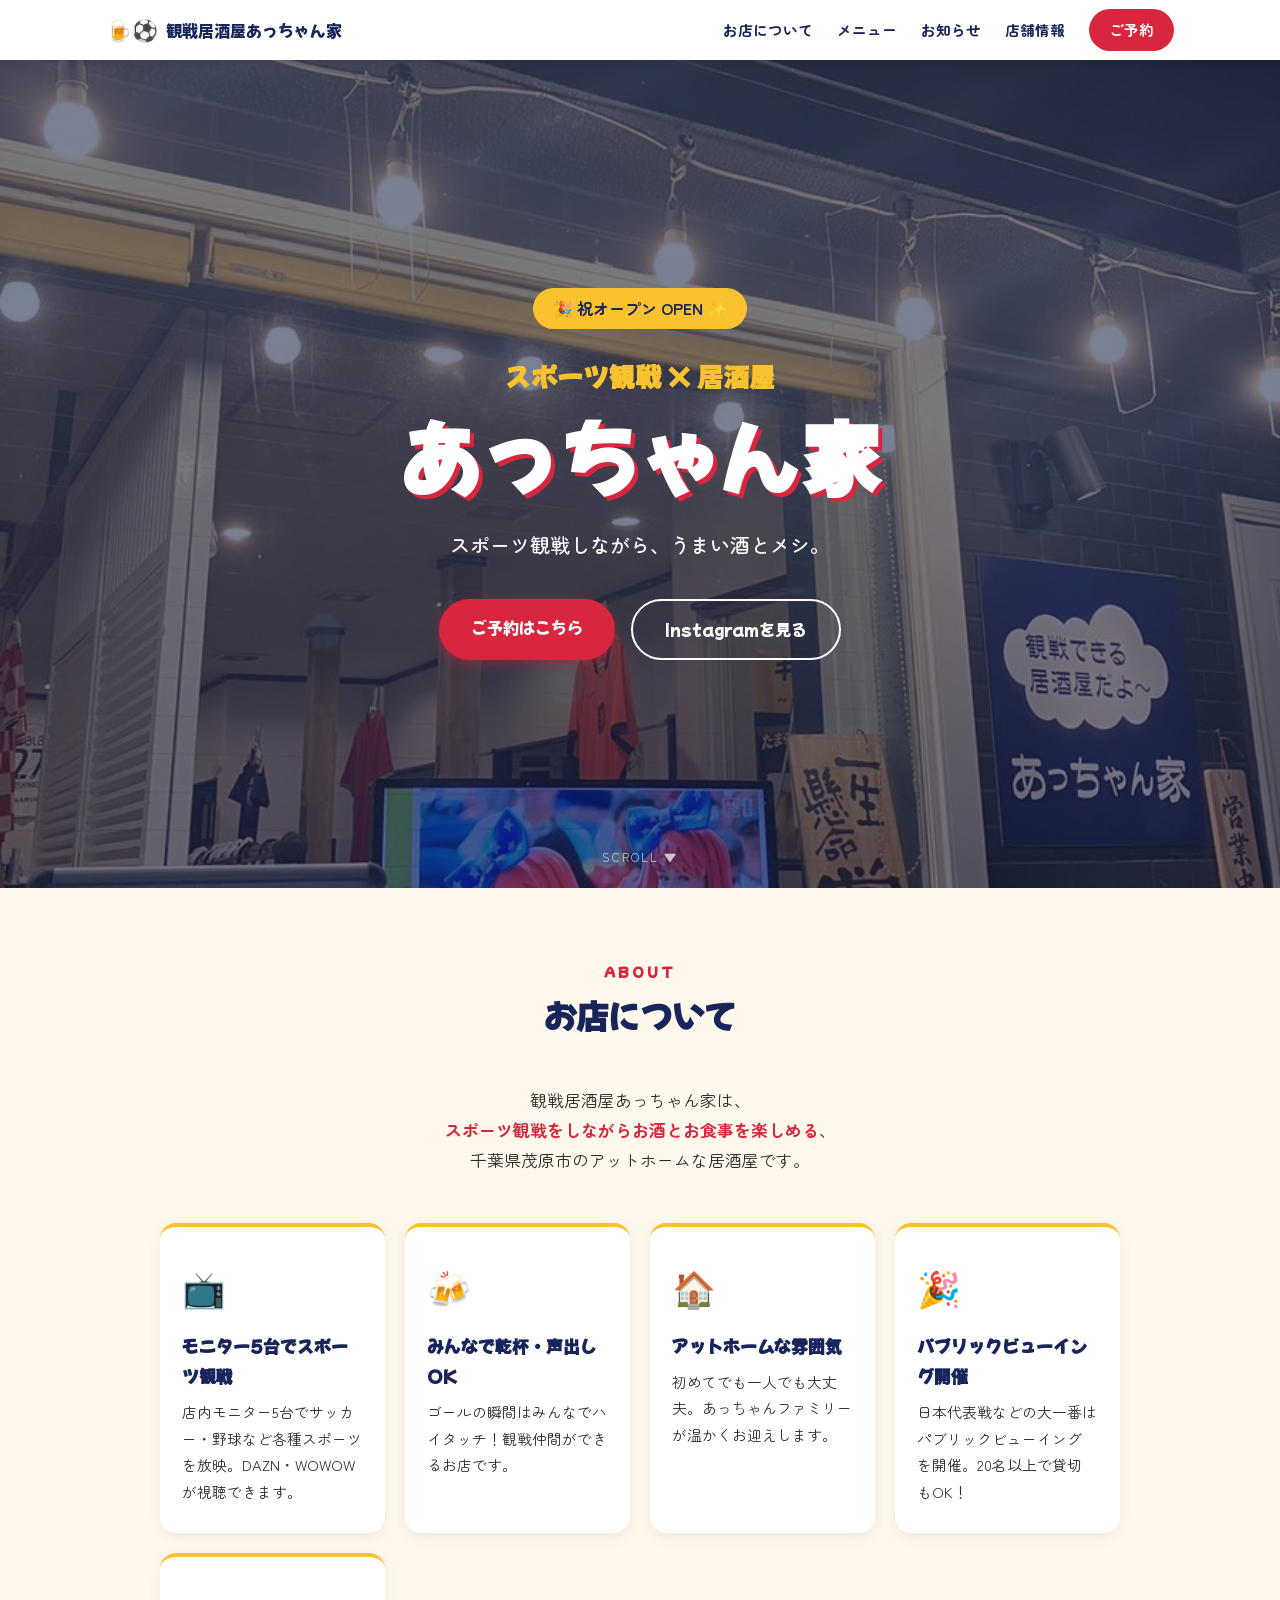
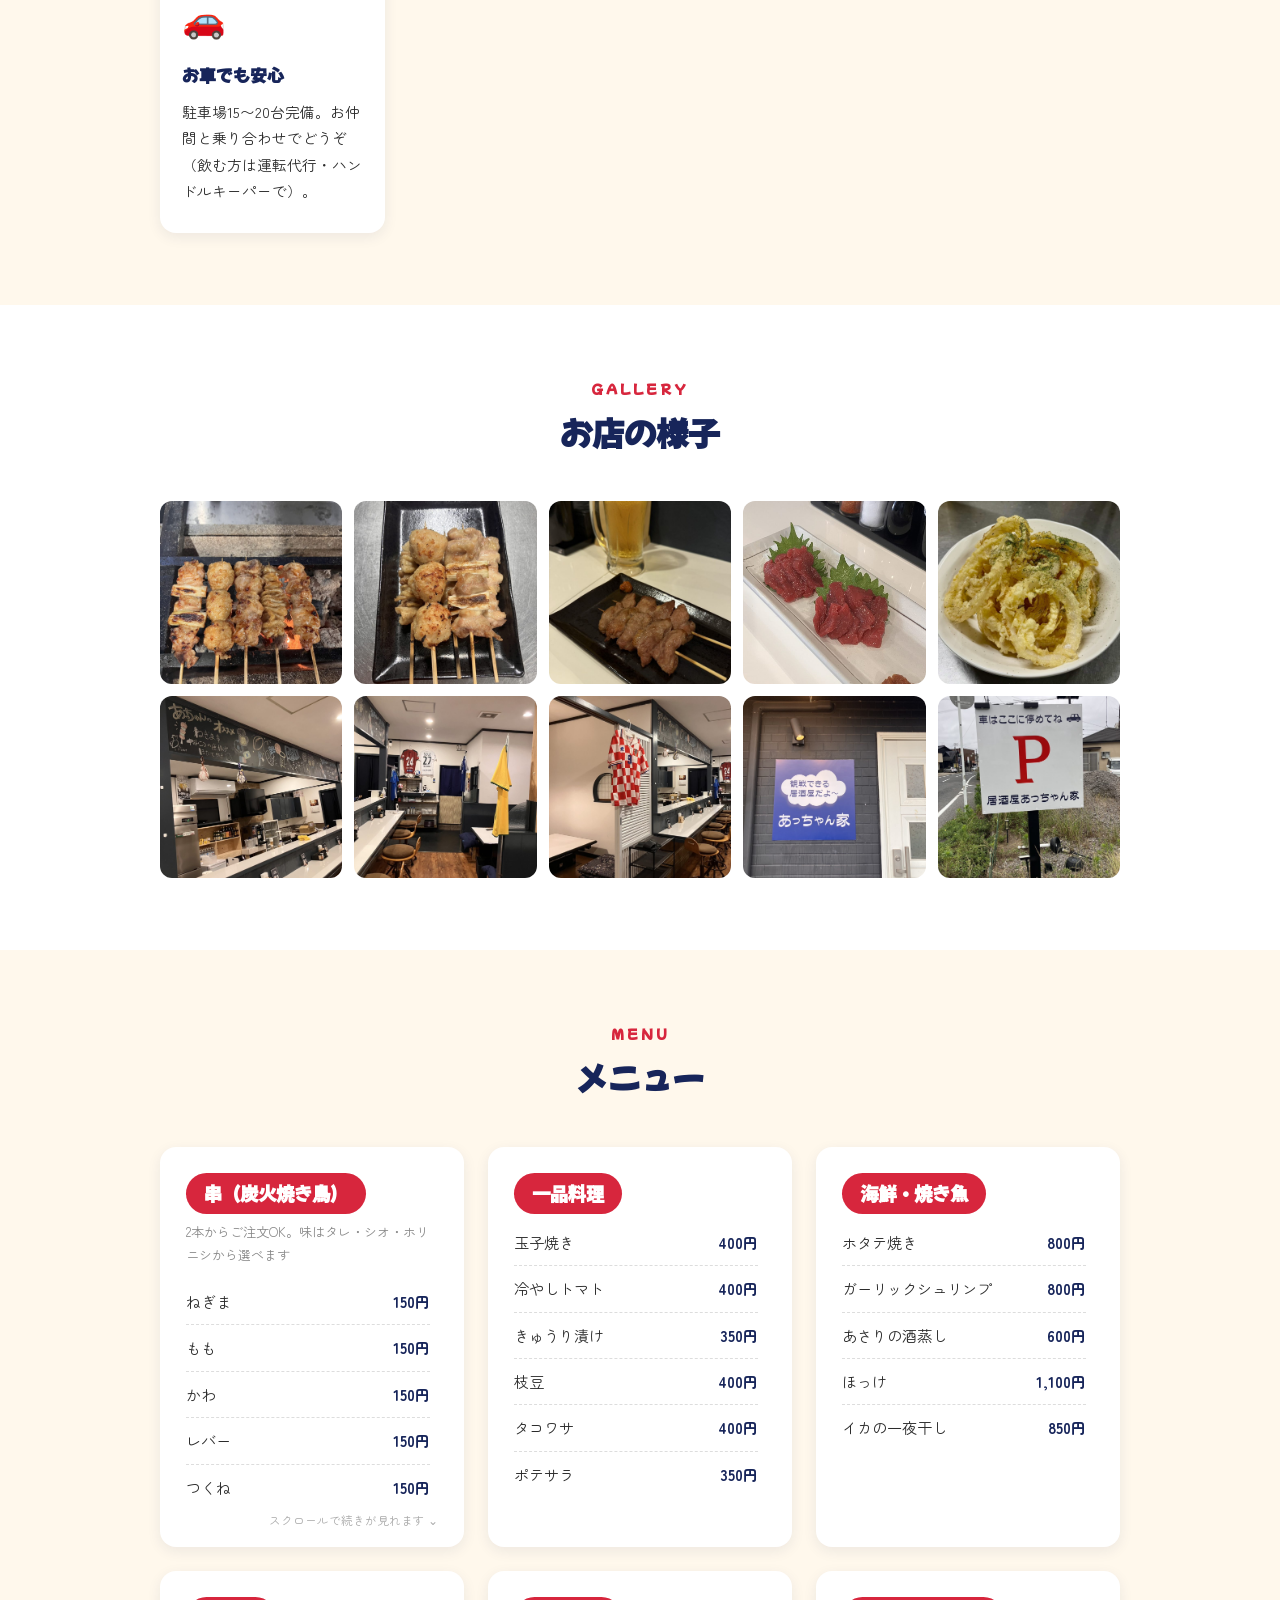
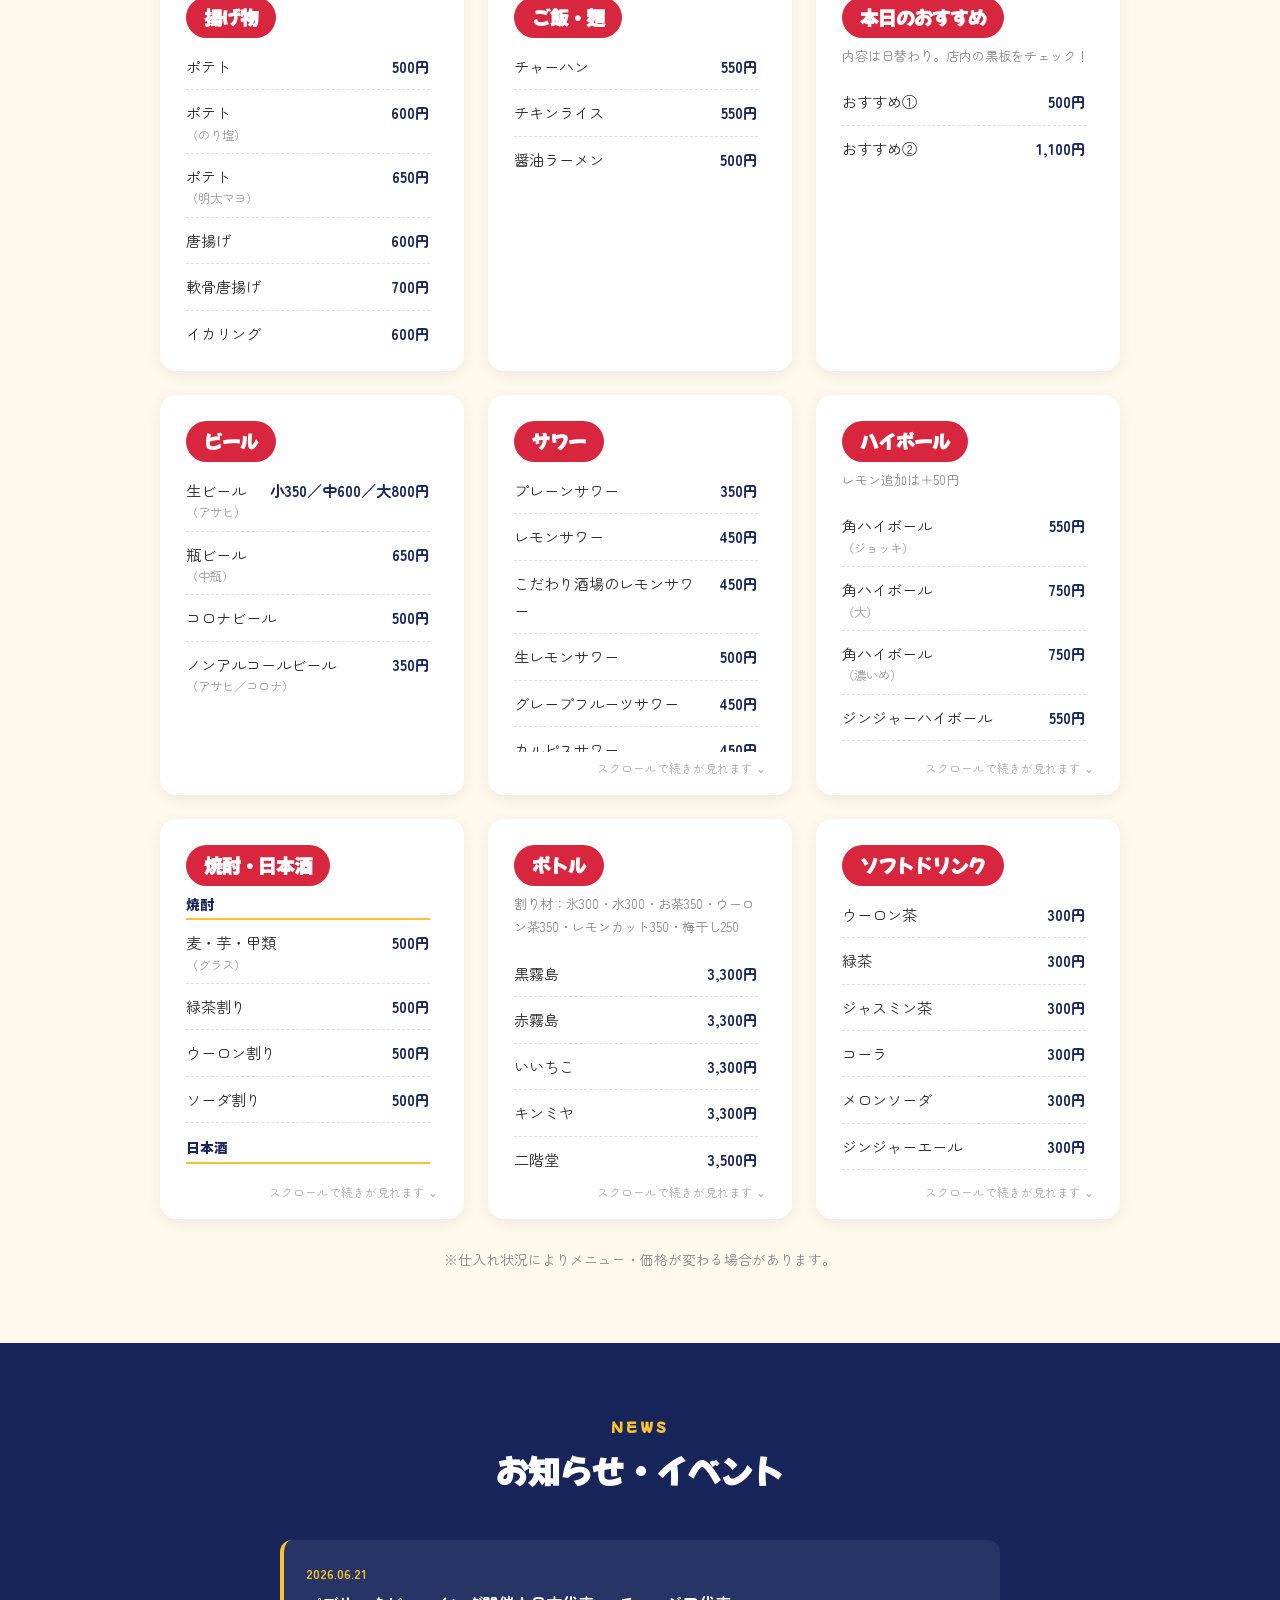
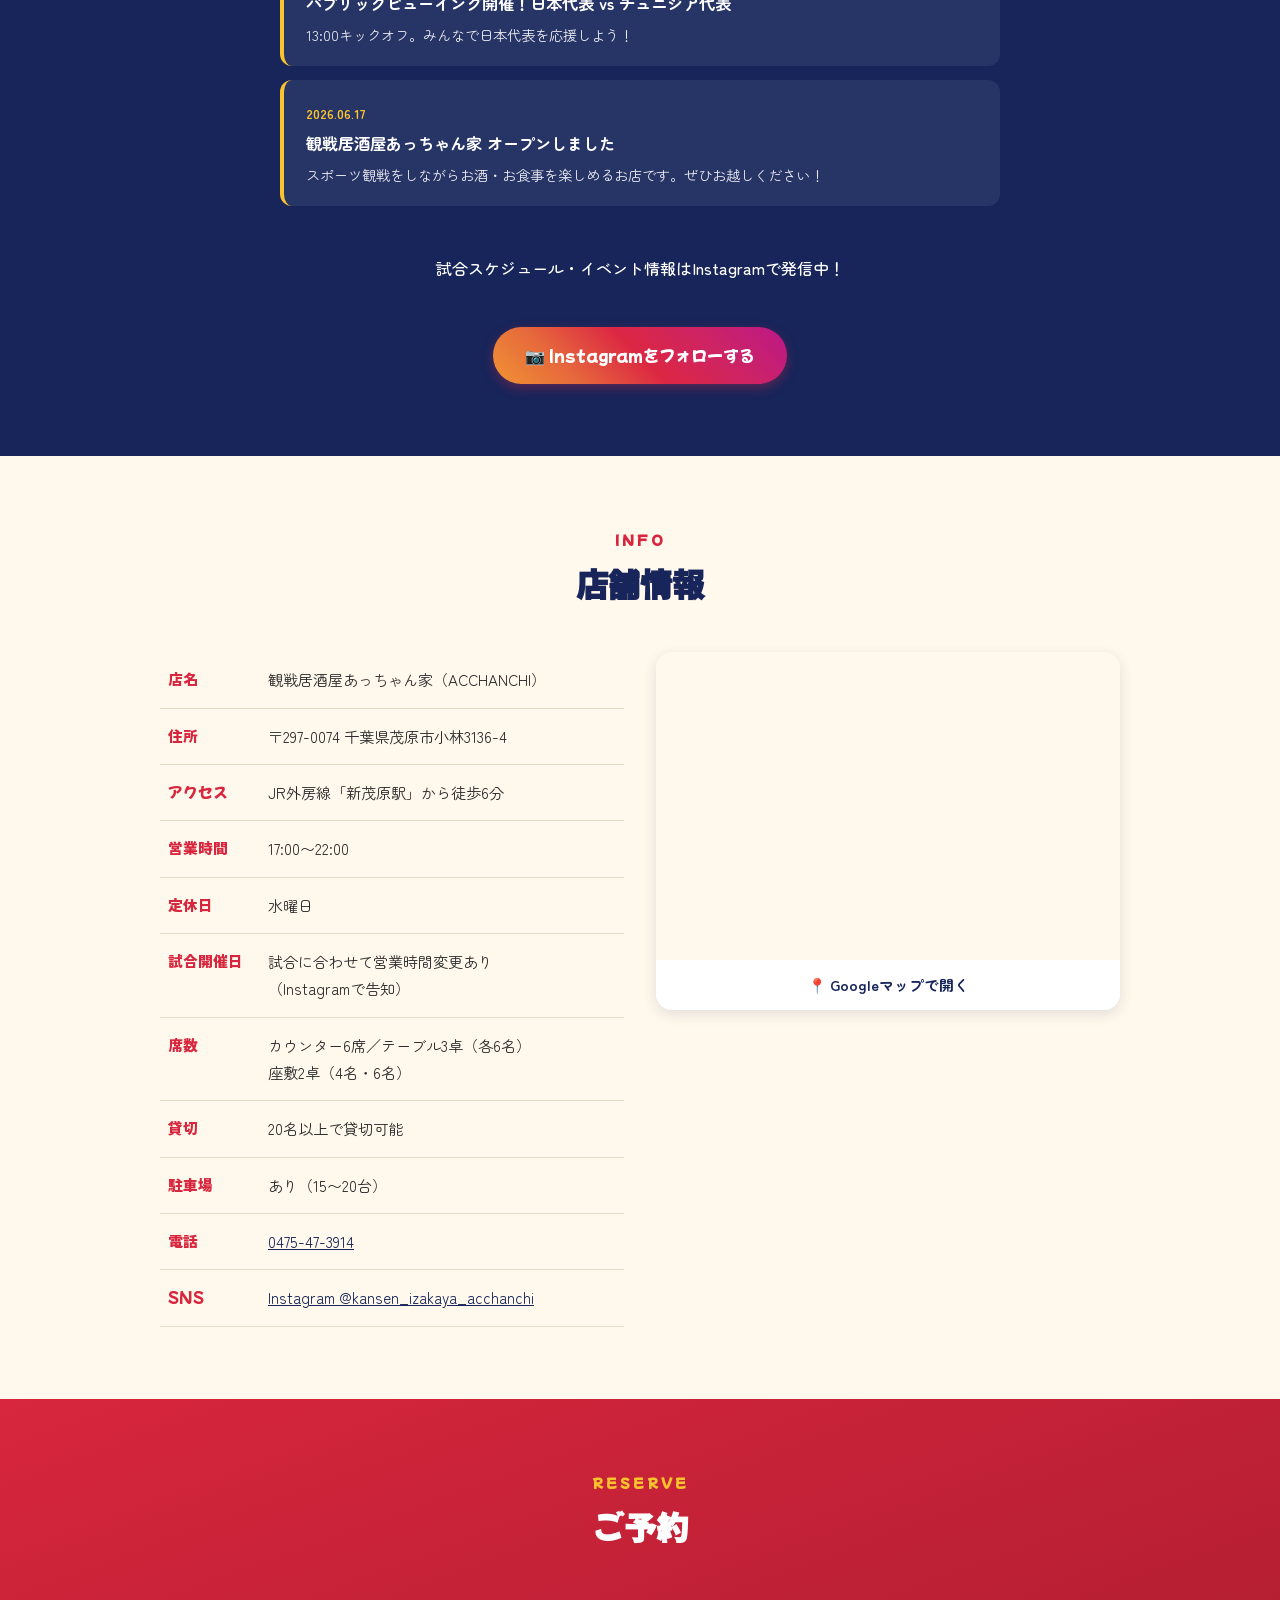
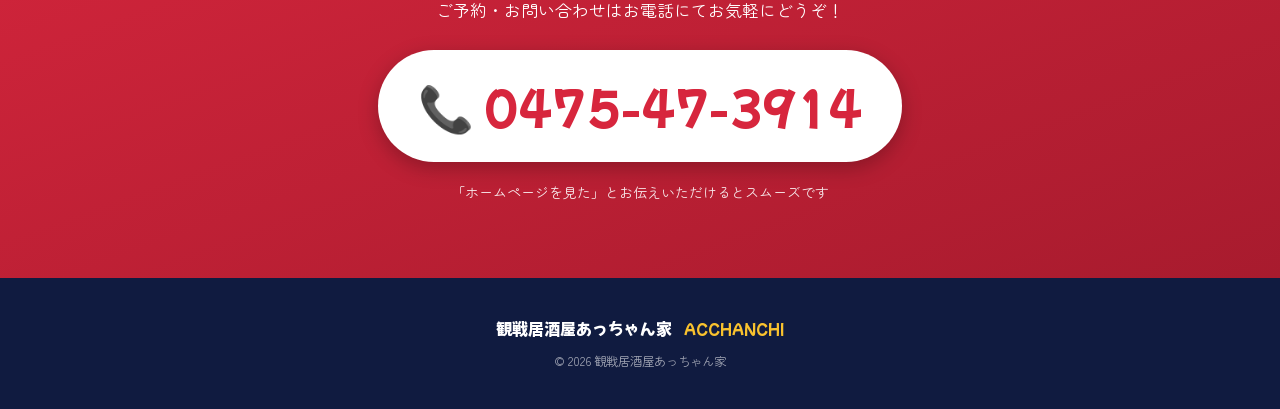
<file: index.html>
<!DOCTYPE html>
<html lang="ja">
<head>
  <meta charset="UTF-8">
  <meta name="viewport" content="width=device-width, initial-scale=1.0">
  <title>観戦居酒屋あっちゃん家｜千葉県茂原市のスポーツ観戦居酒屋</title>
  <meta name="description" content="千葉県茂原市・新茂原駅徒歩6分のスポーツ観戦居酒屋「あっちゃん家」。モニター5台（DAZN・WOWOW）でスポーツ観戦をしながら、炭火焼き鳥とお酒を楽しめるアットホームなお店。駐車場完備・20名以上で貸切OK・パブリックビューイングも開催！">
  <link rel="icon" type="image/svg+xml" href="images/favicon.svg">
  <link rel="canonical" href="https://acchanchi.com/">
  <!-- OGP（LINE・X等でURL共有時のカード表示）。ドメイン変更時はこことdata/site-data.jsのstructured.urlを差し替える -->
  <meta property="og:type" content="website">
  <meta property="og:title" content="観戦居酒屋あっちゃん家｜千葉県茂原市のスポーツ観戦居酒屋">
  <meta property="og:description" content="モニター5台でスポーツ観戦しながら炭火焼き鳥とお酒！新茂原駅徒歩6分・駐車場完備・貸切OK。">
  <meta property="og:url" content="https://acchanchi.com/">
  <meta property="og:image" content="https://acchanchi.com/images/og-image.jpg">
  <meta property="og:locale" content="ja_JP">
  <meta name="twitter:card" content="summary_large_image">
  <link rel="preconnect" href="https://fonts.googleapis.com">
  <link rel="preconnect" href="https://fonts.gstatic.com" crossorigin>
  <link href="https://fonts.googleapis.com/css2?family=Mochiy+Pop+One&family=Zen+Maru+Gothic:wght@400;500;700&display=swap" rel="stylesheet">
  <link rel="stylesheet" href="css/style.css">
</head>
<body>

  <!-- ヘッダー -->
  <header class="header">
    <div class="header-inner">
      <a href="#top" class="header-logo">
        <span class="logo-mark">🍺⚽</span>
        <span class="logo-text">観戦居酒屋あっちゃん家</span>
      </a>
      <nav class="nav" id="nav">
        <a href="#about">お店について</a>
        <a href="#menu">メニュー</a>
        <a href="#news">お知らせ</a>
        <a href="#info">店舗情報</a>
        <a href="#reserve" class="nav-reserve">ご予約</a>
      </nav>
      <button class="nav-toggle" id="navToggle" aria-label="メニューを開く">
        <span></span><span></span><span></span>
      </button>
    </div>
  </header>

  <!-- ヒーロー -->
  <section class="hero" id="top">
    <div class="hero-bg" id="heroBg"></div>
    <div class="hero-content">
      <p class="hero-badge">🎉 祝オープン OPEN ✨</p>
      <h1 class="hero-title">
        <span class="hero-title-sub">スポーツ観戦 × 居酒屋</span>
        <span class="hero-title-main">あっちゃん家</span>
      </h1>
      <p class="hero-catch" id="heroCatch">スポーツ観戦しながら、うまい酒とメシ。</p>
      <div class="hero-buttons">
        <a href="#reserve" class="btn btn-primary">ご予約はこちら</a>
        <a href="#" class="btn btn-outline" id="heroInsta" target="_blank" rel="noopener">Instagramを見る</a>
      </div>
    </div>
    <div class="hero-scroll">SCROLL ▼</div>
  </section>

  <!-- お店について -->
  <section class="section about" id="about">
    <div class="container">
      <h2 class="section-title"><span class="section-en">ABOUT</span>お店について</h2>
      <p class="about-lead">
        観戦居酒屋あっちゃん家は、<br class="pc-only">
        <strong>スポーツ観戦をしながらお酒とお食事を楽しめる</strong>、<br class="pc-only">
        千葉県茂原市のアットホームな居酒屋です。
      </p>
      <div class="feature-grid" id="featureGrid"></div>
    </div>
  </section>

  <!-- 写真ギャラリー -->
  <section class="section gallery" id="gallery">
    <div class="container">
      <h2 class="section-title"><span class="section-en">GALLERY</span>お店の様子</h2>
      <div class="gallery-grid" id="galleryGrid"></div>
    </div>
  </section>

  <!-- メニュー -->
  <section class="section menu" id="menu">
    <div class="container">
      <h2 class="section-title"><span class="section-en">MENU</span>メニュー</h2>
      <div class="menu-grid" id="menuGrid"></div>
      <p class="menu-note">※仕入れ状況によりメニュー・価格が変わる場合があります。</p>
    </div>
  </section>

  <!-- お知らせ・イベント -->
  <section class="section news" id="news">
    <div class="container">
      <h2 class="section-title"><span class="section-en">NEWS</span>お知らせ・イベント</h2>
      <ul class="news-list" id="newsList"></ul>
      <div class="insta-block">
        <p class="insta-lead">試合スケジュール・イベント情報はInstagramで<br class="sp-only">発信中！</p>
        <div class="insta-embeds" id="instaEmbeds"></div>
        <a href="#" class="btn btn-insta" id="instaBtn" target="_blank" rel="noopener">
          📷 Instagramをフォローする
        </a>
      </div>
    </div>
  </section>

  <!-- 店舗情報 -->
  <section class="section info" id="info">
    <div class="container">
      <h2 class="section-title"><span class="section-en">INFO</span>店舗情報</h2>
      <div class="info-grid">
        <table class="info-table" id="infoTable"></table>
        <div class="info-map">
          <iframe
            id="mapFrame"
            src=""
            width="100%" height="300" style="border:0;"
            allowfullscreen="" loading="lazy"
            referrerpolicy="no-referrer-when-downgrade"
            title="あっちゃん家の地図"></iframe>
          <a href="#" class="map-link" id="mapLink" target="_blank" rel="noopener">📍 Googleマップで開く</a>
        </div>
      </div>
    </div>
  </section>

  <!-- 予約 -->
  <section class="section reserve" id="reserve">
    <div class="container">
      <h2 class="section-title reserve-title"><span class="section-en">RESERVE</span>ご予約</h2>
      <p class="reserve-lead">ご予約・お問い合わせはお電話にてお気軽にどうぞ！</p>
      <a href="tel:0475-47-3914" class="reserve-tel" id="reserveTel">📞 0475-47-3914</a>
      <p class="reserve-note">「ホームページを見た」とお伝えいただけるとスムーズです</p>
    </div>
  </section>

  <!-- フッター -->
  <footer class="footer">
    <p class="footer-logo">観戦居酒屋あっちゃん家 <span class="footer-roman">ACCHANCHI</span></p>
    <p class="footer-copy">&copy; <span id="year"></span> 観戦居酒屋あっちゃん家</p>
  </footer>

  <!-- スマホ用固定予約バー -->
  <a href="tel:0475-47-3914" class="fixed-tel" id="fixedTel">📞 電話で予約する</a>

  <script src="data/site-data.js"></script>
  <script src="js/main.js"></script>
</body>
</html>
</file>
<file: css/style.css>
/* ============================================================
   観戦居酒屋あっちゃん家 スタイルシート
   カラーはロゴ準拠：赤・黄・紺・クリーム
   ============================================================ */

:root {
  --red: #d7263d;
  --yellow: #f9c22e;
  --navy: #17255a;
  --navy-dark: #101b40;
  --cream: #fff8ec;
  --white: #ffffff;
  --text: #2b2b2b;
  --font-head: "Mochiy Pop One", sans-serif;
  --font-body: "Zen Maru Gothic", sans-serif;
}

* { margin: 0; padding: 0; box-sizing: border-box; }

html { scroll-behavior: smooth; scroll-padding-top: 70px; }

body {
  font-family: var(--font-body);
  color: var(--text);
  background: var(--cream);
  line-height: 1.8;
}

img { max-width: 100%; display: block; }
a { color: inherit; text-decoration: none; }

.container { max-width: 1000px; margin: 0 auto; padding: 0 20px; }

.pc-only { display: none; }
@media (min-width: 768px) { .pc-only { display: inline; } }

/* ---------- ボタン ---------- */
.btn {
  display: inline-block;
  padding: 14px 32px;
  border-radius: 999px;
  font-family: var(--font-head);
  font-size: 1rem;
  transition: transform 0.2s, box-shadow 0.2s;
}
.btn:hover { transform: translateY(-2px); box-shadow: 0 6px 16px rgba(0,0,0,0.2); }
.btn-primary { background: var(--red); color: var(--white); box-shadow: 0 4px 12px rgba(215,38,61,0.4); }
.btn-outline { border: 2px solid var(--white); color: var(--white); }
.btn-insta {
  background: linear-gradient(45deg, #f09433, #e6683c, #dc2743, #cc2366, #bc1888);
  color: var(--white);
  box-shadow: 0 4px 12px rgba(220,39,67,0.35);
}

/* ---------- ヘッダー ---------- */
.header {
  position: fixed; top: 0; left: 0; right: 0; z-index: 100;
  background: rgba(255,255,255,0.95);
  box-shadow: 0 2px 8px rgba(0,0,0,0.08);
}
.header-inner {
  max-width: 1100px; margin: 0 auto; padding: 0 16px;
  height: 60px; display: flex; align-items: center; justify-content: space-between;
}
.header-logo { display: flex; align-items: center; gap: 8px; }
.logo-mark { font-size: 1.3rem; }
.logo-text { font-family: var(--font-head); font-size: 1rem; color: var(--navy); }

.nav { display: flex; gap: 24px; align-items: center; }
.nav a { font-weight: 700; font-size: 0.92rem; color: var(--navy); }
.nav a:hover { color: var(--red); }
.nav-reserve {
  background: var(--red); color: var(--white) !important;
  padding: 8px 20px; border-radius: 999px;
}
.nav-toggle { display: none; }

@media (max-width: 767px) {
  .logo-text { font-size: 0.85rem; }
  .nav {
    position: fixed; top: 60px; left: 0; right: 0;
    background: var(--white); flex-direction: column; gap: 0;
    max-height: 0; overflow: hidden; transition: max-height 0.3s ease;
    box-shadow: 0 8px 16px rgba(0,0,0,0.1);
  }
  .nav.open { max-height: 320px; }
  .nav a { padding: 14px 20px; width: 100%; text-align: center; border-top: 1px solid #eee; }
  .nav-reserve { border-radius: 0; }
  .nav-toggle {
    display: flex; flex-direction: column; gap: 5px;
    background: none; border: none; padding: 8px; cursor: pointer;
  }
  .nav-toggle span { width: 24px; height: 3px; background: var(--navy); border-radius: 2px; transition: 0.3s; }
  .nav-toggle.open span:nth-child(1) { transform: translateY(8px) rotate(45deg); }
  .nav-toggle.open span:nth-child(2) { opacity: 0; }
  .nav-toggle.open span:nth-child(3) { transform: translateY(-8px) rotate(-45deg); }
}

/* ---------- ヒーロー ---------- */
.hero {
  position: relative; min-height: 92vh;
  display: flex; align-items: center; justify-content: center;
  text-align: center; color: var(--white); overflow: hidden;
  margin-top: 60px;
}
.hero-bg {
  position: absolute; inset: 0; z-index: -1;
  background:
    radial-gradient(circle at 15% 20%, rgba(249,194,46,0.25) 0%, transparent 40%),
    radial-gradient(circle at 85% 80%, rgba(215,38,61,0.3) 0%, transparent 45%),
    linear-gradient(160deg, var(--navy) 0%, var(--navy-dark) 100%);
  background-size: cover; background-position: center;
}
.hero-bg.has-photo::after {
  content: ""; position: absolute; inset: 0;
  background: rgba(16,27,64,0.55);
}
.hero-content { position: relative; padding: 60px 20px; }
.hero-badge {
  display: inline-block; background: var(--yellow); color: var(--navy);
  font-weight: 700; padding: 6px 20px; border-radius: 999px; margin-bottom: 24px;
}
.hero-title-sub {
  display: block; font-family: var(--font-head);
  font-size: clamp(1.1rem, 3.5vw, 1.6rem); color: var(--yellow); margin-bottom: 8px;
}
.hero-title-main {
  display: block; font-family: var(--font-head);
  font-size: clamp(2.6rem, 9vw, 5rem); line-height: 1.2;
  text-shadow: 4px 4px 0 var(--red);
}
.hero-catch { margin: 24px 0 36px; font-size: clamp(1rem, 3vw, 1.25rem); font-weight: 500; }
.hero-buttons { display: flex; gap: 16px; justify-content: center; flex-wrap: wrap; }
.hero-scroll {
  position: absolute; bottom: 20px; left: 50%; transform: translateX(-50%);
  font-size: 0.75rem; letter-spacing: 2px; opacity: 0.7;
  animation: bounce 2s infinite;
}
@keyframes bounce { 0%,100% { transform: translate(-50%,0); } 50% { transform: translate(-50%,6px); } }

/* ---------- セクション共通 ---------- */
.section { padding: 72px 0; }
.section-title {
  font-family: var(--font-head); font-size: clamp(1.5rem, 5vw, 2rem);
  text-align: center; color: var(--navy); margin-bottom: 40px;
}
.section-en {
  display: block; font-size: 0.8rem; letter-spacing: 3px;
  color: var(--red); margin-bottom: 4px;
}

/* ---------- お店について ---------- */
.about-lead { text-align: center; font-size: 1.05rem; margin-bottom: 48px; }
.about-lead strong { color: var(--red); }
.feature-grid {
  display: grid; gap: 20px;
  grid-template-columns: repeat(auto-fit, minmax(220px, 1fr));
}
.feature-card {
  background: var(--white); border-radius: 16px; padding: 28px 22px;
  box-shadow: 0 4px 14px rgba(23,37,90,0.08);
  border-top: 4px solid var(--yellow);
}
.feature-icon { font-size: 2.2rem; margin-bottom: 12px; }
.feature-title { font-family: var(--font-head); font-size: 1.05rem; color: var(--navy); margin-bottom: 8px; }
.feature-text { font-size: 0.92rem; text-wrap: pretty; }

/* ---------- ギャラリー ---------- */
.gallery { background: var(--white); }
.gallery-grid {
  display: grid; gap: 12px;
  grid-template-columns: repeat(auto-fill, minmax(160px, 1fr));
}
.gallery-item { border-radius: 12px; overflow: hidden; aspect-ratio: 1; }
.gallery-item img { width: 100%; height: 100%; object-fit: cover; transition: transform 0.3s; }
.gallery-item:hover img { transform: scale(1.05); }
.gallery-placeholder {
  aspect-ratio: 1; border-radius: 12px;
  display: flex; align-items: center; justify-content: center;
  font-size: 2rem;
  background: linear-gradient(135deg, var(--cream), #ffe9c2);
  border: 2px dashed var(--yellow);
}
.gallery-note { grid-column: 1 / -1; text-align: center; color: #888; font-size: 0.9rem; }

/* ---------- メニュー ---------- */
.menu-grid { display: grid; gap: 24px; grid-template-columns: repeat(auto-fit, minmax(280px, 1fr)); }
.menu-card {
  background: var(--white); border-radius: 16px; padding: 26px 26px 16px;
  box-shadow: 0 4px 14px rgba(23,37,90,0.08);
  height: 400px; display: flex; flex-direction: column;
}
.menu-items-wrap { flex: 1; overflow-y: auto; padding-right: 8px; min-height: 0; }
/* スクロールバーを常時見せて「続きがある」ことを伝える */
.menu-items-wrap::-webkit-scrollbar { width: 6px; }
.menu-items-wrap::-webkit-scrollbar-track { background: #f1ece0; border-radius: 3px; }
.menu-items-wrap::-webkit-scrollbar-thumb { background: #c9c2b2; border-radius: 3px; }
.menu-scroll-hint { font-size: 0.72rem; color: #aaa; text-align: right; padding-top: 6px; }
.menu-category {
  font-family: var(--font-head); font-size: 1.15rem; color: var(--white);
  background: var(--red); display: inline-block; align-self: flex-start;
  padding: 4px 18px; border-radius: 999px; margin-bottom: 6px;
}
.menu-cat-note { font-size: 0.82rem; color: #888; margin-bottom: 12px; }
.menu-items { list-style: none; }
.menu-items li {
  display: flex; justify-content: space-between; align-items: baseline;
  padding: 9px 0; border-bottom: 1px dashed #ddd; font-size: 0.95rem;
}
.menu-items li:last-child { border-bottom: none; }
.menu-item-sub { display: block; font-size: 0.78rem; color: #999; line-height: 1.4; }
.menu-items li.menu-subheading {
  display: block; border-bottom: 2px solid var(--yellow);
  font-family: var(--font-head); font-size: 0.85rem; color: var(--navy);
  padding: 12px 0 2px;
}
.menu-items li.menu-subheading:first-child { padding-top: 0; }
.menu-price { font-weight: 700; color: var(--navy); white-space: nowrap; margin-left: 12px; }
.menu-note {
  text-align: center; margin-top: 28px; color: #888;
  white-space: nowrap; font-size: clamp(0.6rem, 3.2vw, 0.85rem);
}

/* ---------- お知らせ ---------- */
.news { background: var(--navy); color: var(--white); }
.news .section-title { color: var(--white); }
.news .section-en { color: var(--yellow); }
.news-list { list-style: none; max-width: 720px; margin: 0 auto 48px; }
.news-item {
  background: rgba(255,255,255,0.07); border-radius: 12px;
  padding: 18px 22px; margin-bottom: 14px;
  border-left: 4px solid var(--yellow);
}
.news-date { font-size: 0.8rem; color: var(--yellow); font-weight: 700; }
.news-title { font-weight: 700; font-size: 1.02rem; margin: 2px 0 4px; }
.news-text { font-size: 0.9rem; opacity: 0.9; }
.insta-block { text-align: center; }
.insta-lead { margin-bottom: 20px; font-weight: 500; }
.insta-embeds {
  display: flex; flex-wrap: wrap; gap: 16px; justify-content: center;
  margin-bottom: 24px;
}
.insta-embeds blockquote { min-width: 300px; max-width: 400px; }

/* ---------- 店舗情報 ---------- */
.info-grid { display: grid; gap: 32px; grid-template-columns: 1fr; }
@media (min-width: 768px) { .info-grid { grid-template-columns: 1fr 1fr; align-items: start; } }
.info-table { width: 100%; border-collapse: collapse; }
.info-table th, .info-table td { padding: 14px 8px; border-bottom: 1px solid #e5dcc8; text-align: left; vertical-align: top; }
.info-table th { width: 100px; color: var(--red); font-family: var(--font-head); font-weight: 400; font-size: 0.92rem; white-space: nowrap; }
.info-table td { font-size: 0.95rem; }
.info-table a { color: var(--navy); text-decoration: underline; }
.info-map { border-radius: 16px; overflow: hidden; box-shadow: 0 4px 14px rgba(23,37,90,0.12); }
.map-link {
  display: block; text-align: center; padding: 12px;
  background: var(--white); color: var(--navy);
  font-weight: 700; font-size: 0.92rem;
}
.map-link:hover { color: var(--red); }

/* ---------- 予約 ---------- */
.reserve {
  background: linear-gradient(160deg, var(--red) 0%, #a81b2e 100%);
  color: var(--white); text-align: center;
}
.reserve-title { color: var(--white); }
.reserve .section-en { color: var(--yellow); }
.reserve-lead {
  margin-bottom: 24px; white-space: nowrap;
  font-size: clamp(0.78rem, 3.9vw, 1.05rem);
}
.reserve-tel {
  display: inline-block; font-family: var(--font-head);
  font-size: clamp(1.4rem, 5.5vw, 2.8rem);
  white-space: nowrap;
  background: var(--white); color: var(--red);
  padding: 16px clamp(20px, 6vw, 40px); border-radius: 999px;
  box-shadow: 0 6px 20px rgba(0,0,0,0.25);
  transition: transform 0.2s;
}
.reserve-tel:hover { transform: scale(1.03); }
.reserve-note {
  margin-top: 18px; opacity: 0.9;
  white-space: nowrap; font-size: clamp(0.6rem, 3.3vw, 0.88rem);
}
/* スマホ幅だけ有効な改行 */
@media (min-width: 768px) { .sp-only { display: none; } }

/* ---------- フッター ---------- */
.footer { background: var(--navy-dark); color: var(--white); text-align: center; padding: 36px 20px 90px; }
.footer-logo { font-family: var(--font-head); margin-bottom: 8px; }
.footer-roman { color: var(--yellow); font-size: 0.85rem; margin-left: 8px; }
.footer-copy { font-size: 0.78rem; opacity: 0.6; }
@media (min-width: 768px) { .footer { padding-bottom: 36px; } }

/* ---------- スマホ固定電話バー ---------- */
.fixed-tel {
  position: fixed; bottom: 12px; left: 12px; right: 12px; z-index: 90;
  background: var(--red); color: var(--white); text-align: center;
  font-family: var(--font-head); font-size: 1.05rem;
  padding: 14px; border-radius: 999px;
  box-shadow: 0 6px 20px rgba(215,38,61,0.5);
}
@media (min-width: 768px) { .fixed-tel { display: none; } }
</file>
